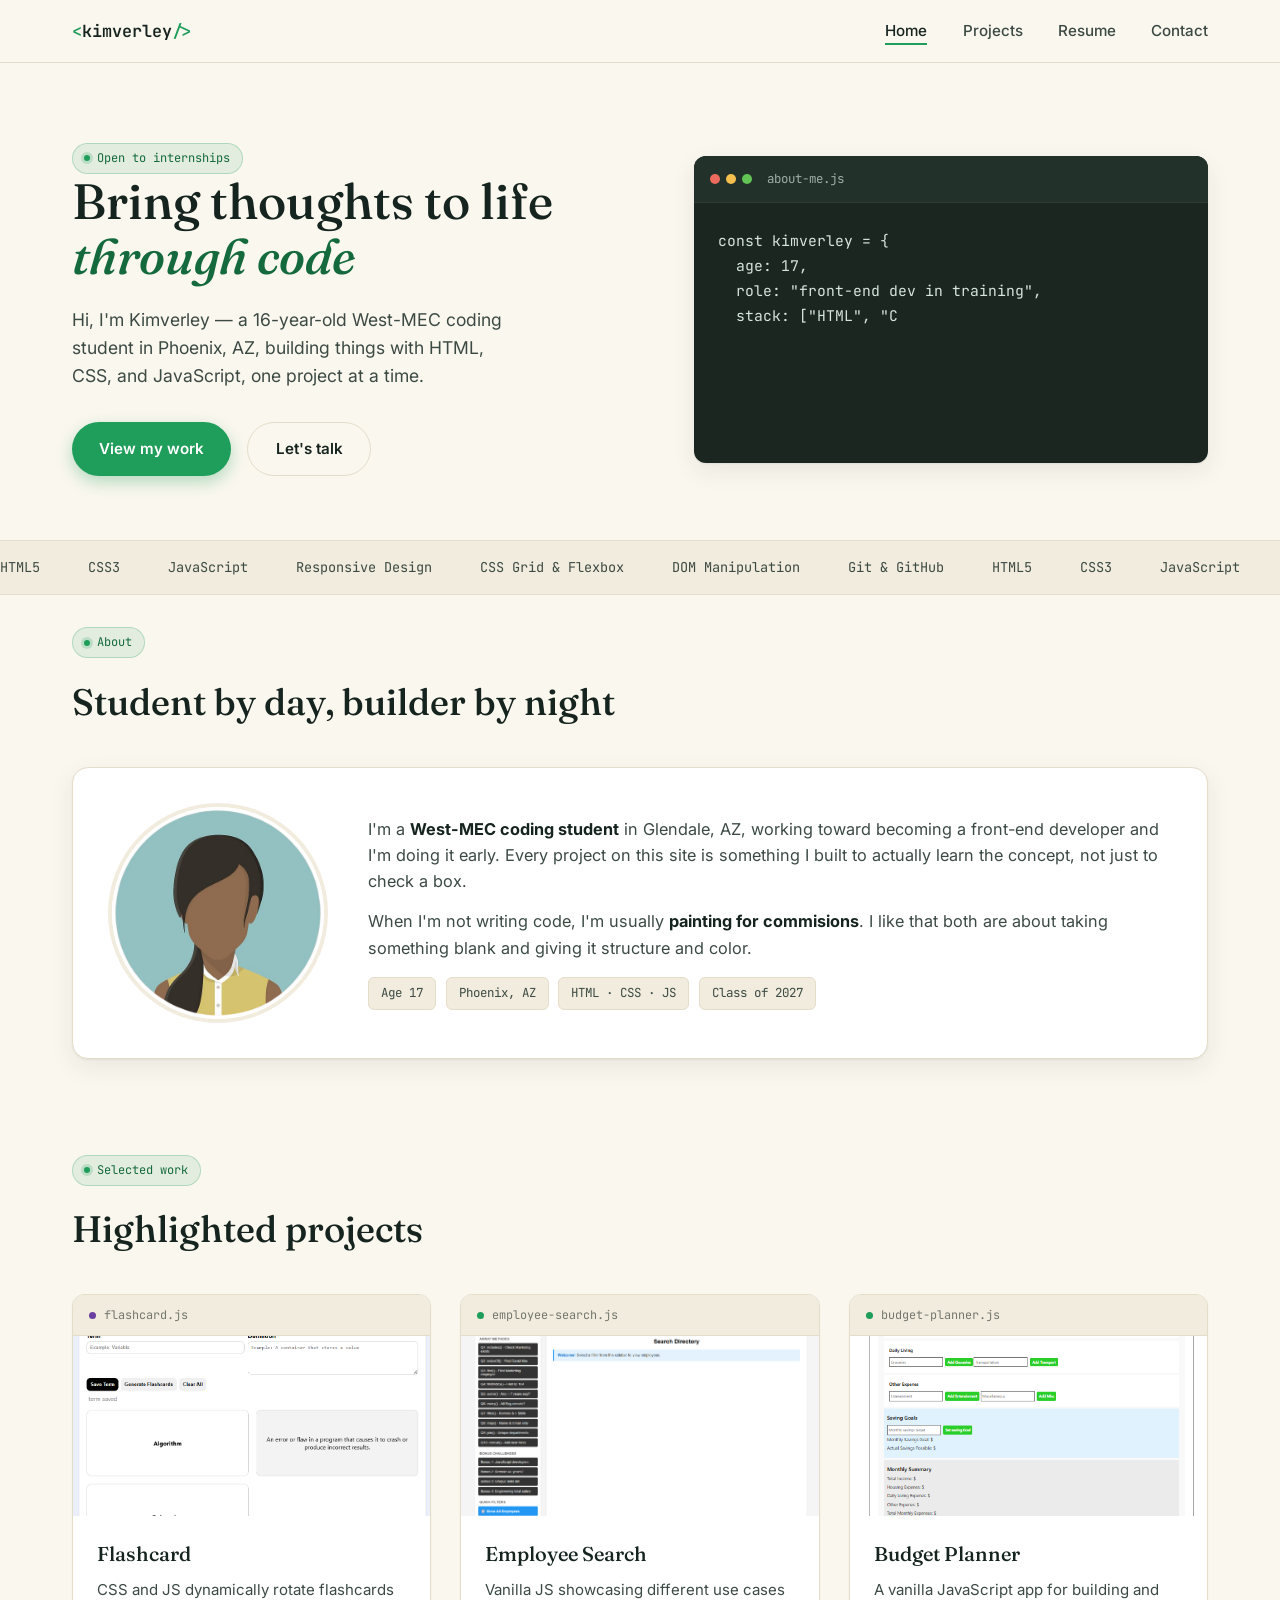
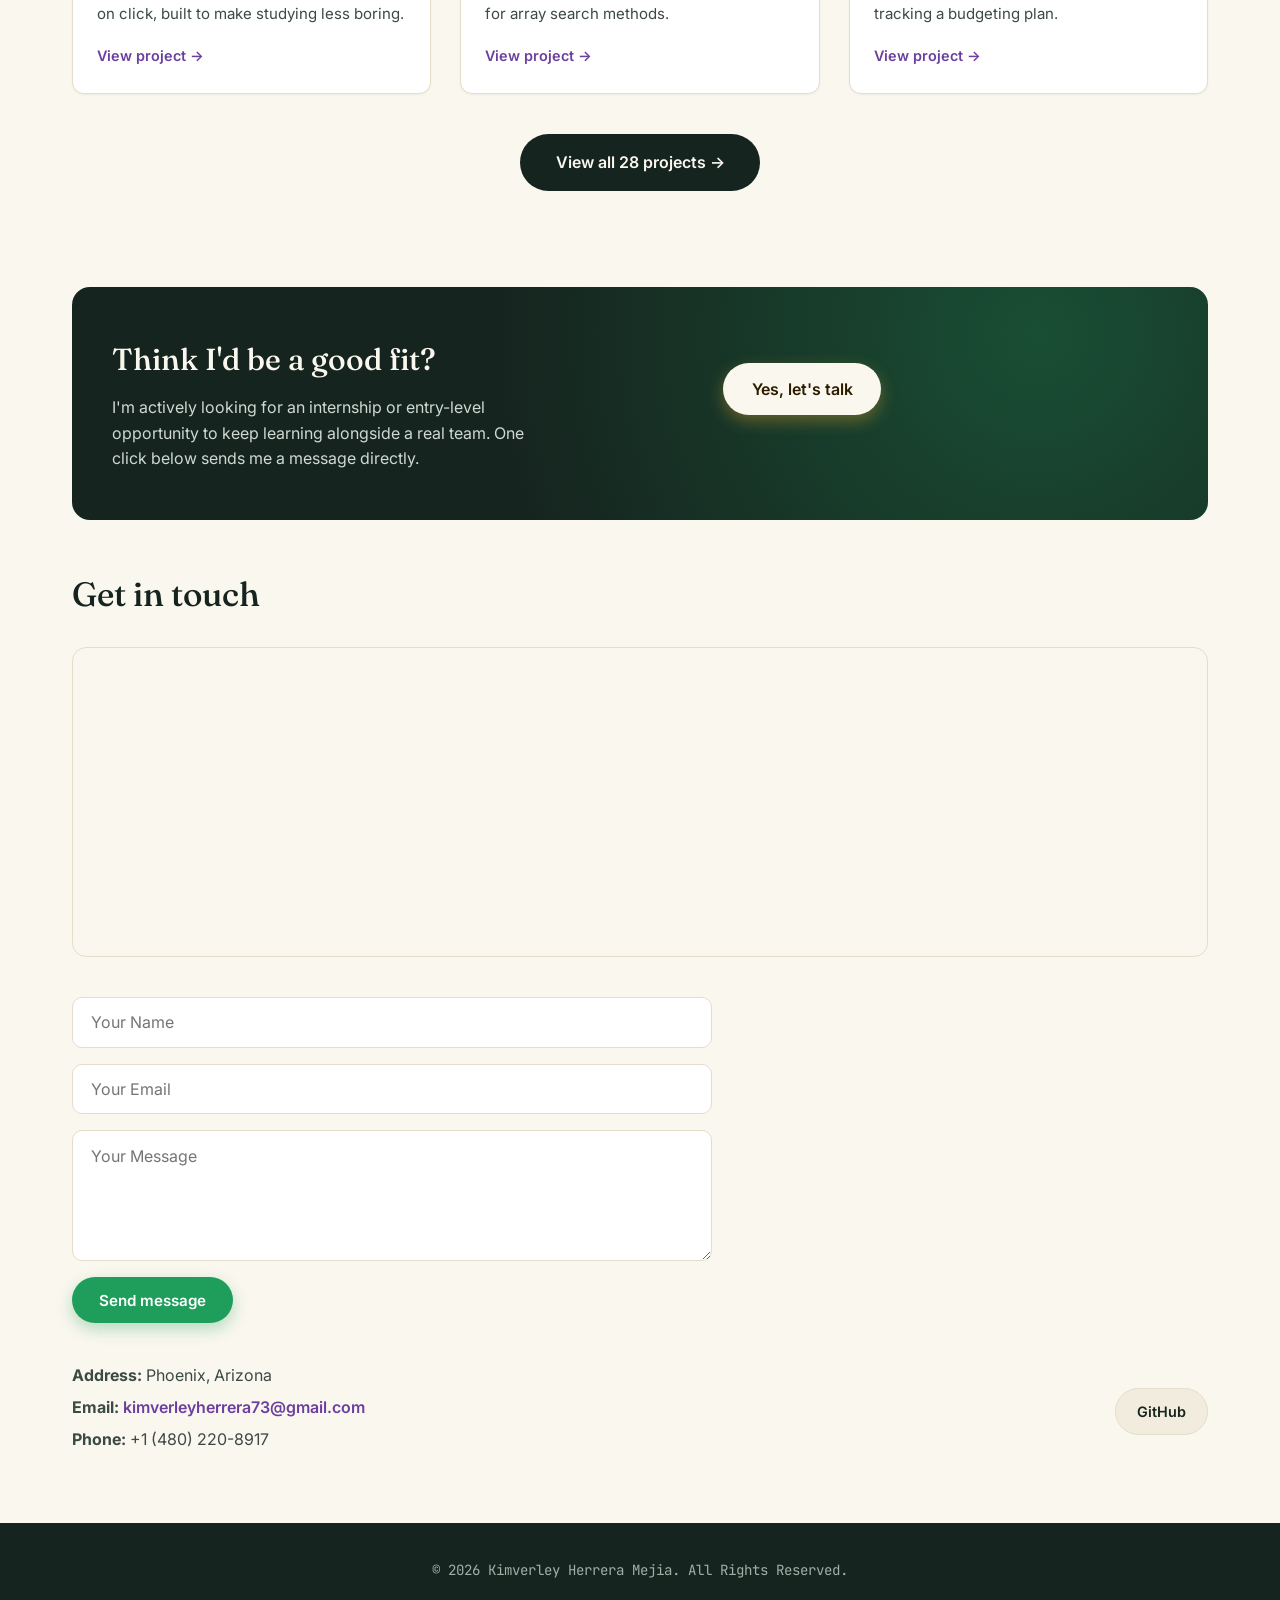
<file: index.html>
<!DOCTYPE html>
<html lang="en">
<head>
    <meta charset="UTF-8">
    <meta name="viewport" content="width=device-width, initial-scale=1.0">
    <title>Kimverley Herrera — Front-End Dev</title>
    <meta name="description" content="Kimverley Herrera is a 16-year-old West-MEC coding student in Phoenix, AZ building front-end projects with HTML, CSS, and JavaScript.">
    <link rel="stylesheet" href="style.css">
</head>
<body>
    <!-- NAVBAR -->
    <header class="navbar">
        <div class="nav">
            <div class="logo">kimverley</div>
            <ul class="menu">
                <li><a href="index.html">Home</a></li>
                <li><a href="project.html">Projects</a></li>
                <li><a href="resume.html">Resume</a></li>
                <li><a href="#contact">Contact</a></li>
            </ul>
        </div>
    </header>

    <!-- HERO -->
    <section id="home" class="hero">
        <div class="hero-content">
            <span class="eyebrow-tag"><span class="dot"></span>Open to internships</span>
            <h1>Bring thoughts to life <em>through code</em></h1>
            <p class="lede">Hi, I'm Kimverley — a 16-year-old West-MEC coding student in Phoenix, AZ, building things with HTML, CSS, and JavaScript, one project at a time.</p>
            <div class="hero-buttons">
                <a href="project.html" class="btn btn-solid">View my work</a>
                <a href="#contact" class="btn btn-line">Let's talk</a>
            </div>
        </div>

        <div class="editor-window">
            <div class="editor-topbar">
                <div class="editor-dots"><span></span><span></span><span></span></div>
                <span class="editor-filename">about-me.js</span>
            </div>
            <div class="editor-body" id="heroCode"></div>
        </div>
    </section>

    <div class="ticker-wrap" aria-hidden="true">
        <div class="ticker">
            <span>HTML5</span><span>CSS3</span><span>JavaScript</span><span>Responsive Design</span>
            <span>CSS Grid & Flexbox</span><span>DOM Manipulation</span><span>Git & GitHub</span>
            <span>HTML5</span><span>CSS3</span><span>JavaScript</span><span>Responsive Design</span>
            <span>CSS Grid & Flexbox</span><span>DOM Manipulation</span><span>Git & GitHub</span>
        </div>
    </div>

    <!-- ABOUT -->
    <section id="about" class="about">
        <div class="section-head">
            <span class="eyebrow-tag"><span class="dot"></span>About</span>
            <h2>Student by day, builder by night</h2>
        </div>
        <div class="about-card">
            <img src="image/profile.png" alt="Kimverley Herrera">
            <div class="about-copy">
                <p>I'm a <strong>West-MEC coding student</strong> in Glendale, AZ, working toward becoming a front-end developer and I'm doing it early. Every project on this site is something I built to actually learn the concept, not just to check a box.</p>
                <p>When I'm not writing code, I'm usually <strong>painting for commisions</strong>. I like that both are about taking something blank and giving it structure and color.</p>
                <div class="about-badges">
                    <span class="badge">Age 17</span>
                    <span class="badge">Phoenix, AZ</span>
                    <span class="badge">HTML · CSS · JS</span>
                    <span class="badge">Class of 2027</span>
                </div>
            </div>
        </div>
    </section>

    <!-- PROJECTS -->
    <section class="work-section">
        <div class="work-head">
            <div class="section-head" style="margin-bottom:0;">
                <span class="eyebrow-tag"><span class="dot"></span>Selected work</span>
                <h2>Highlighted projects</h2>
            </div>
        </div>
        <div class="highlighted-card" id="featuredGrid"></div>
        <div class="proj-btn-wrap">
            <a href="project.html" class="proj-btn">View all 28 projects →</a>
        </div>
    </section>

    <!-- CONTACT -->
    <section id="contact" class="contact">
        <div class="hire-banner">
            <div class="hire-copy">
                <h2>Think I'd be a good fit?</h2>
                <p>I'm actively looking for an internship or entry-level opportunity to keep learning alongside a real team. One click below sends me a message directly.</p>
            </div>
            <div class="hire-action">
                <button id="hireBtn" class="btn btn-citrus">Yes, let's talk</button>
                <span id="hireResponse" class="hire-response"></span>
            </div>
        </div>

        <h2 class="section-title">Get in touch</h2>
        <div class="map-container">
            <iframe
            src="https://www.google.com/maps/embed?pb=!1m18!1m12!1m3!1d3325.6709253397553!2d-112.29541422511411!3d33.5359404733558!2m3!1f0!2f0!3f0!3m2!1i1024!2i768!4f13.1!3m3!1m2!1s0x872b4104080e38d9%3A0x1fbd2919e78fa444!2sWest-MEC%20-%20Central%20Campus!5e0!3m2!1sen!2sus!4v1765909994743!5m2!1sen!2sus"
            width="100%"
            height="300"
            style="border:0;"
            allowfullscreen=""
            loading="lazy"
            referrerpolicy="no-referrer-when-downgrade">
            </iframe>
        </div>

        <form class="contact-form" action="https://formspree.io/f/YOUR_FORM_ID" method="POST">
            <input type="text" name="name" placeholder="Your Name" required>
            <input type="email" name="email" placeholder="Your Email" required>
            <textarea name="message" placeholder="Your Message" rows="5" required></textarea>
            <button class="btn btn-solid" type="submit">Send message</button>
        </form>

        <div class="contact-bottom">
            <div class="contact-info">
                <p><strong>Address:</strong> Phoenix, Arizona</p>
                <p><strong>Email:</strong> <a href="mailto:kimverleyherrera73@gmail.com">kimverleyherrera73@gmail.com</a></p>
                <p><strong>Phone:</strong> +1 (480) 220-8917</p>
            </div>
            <div class="social-icons">
                <a href="https://github.com/Kimverley" target="_blank" rel="noopener">GitHub</a>
            </div>
        </div>
    </section>

    <!-- FOOTER -->
    <footer>
        <p>&copy; 2026 Kimverley Herrera Mejia. All Rights Reserved.</p>
    </footer>

    <script src="script.js"></script>
</body>
</html>
</file>
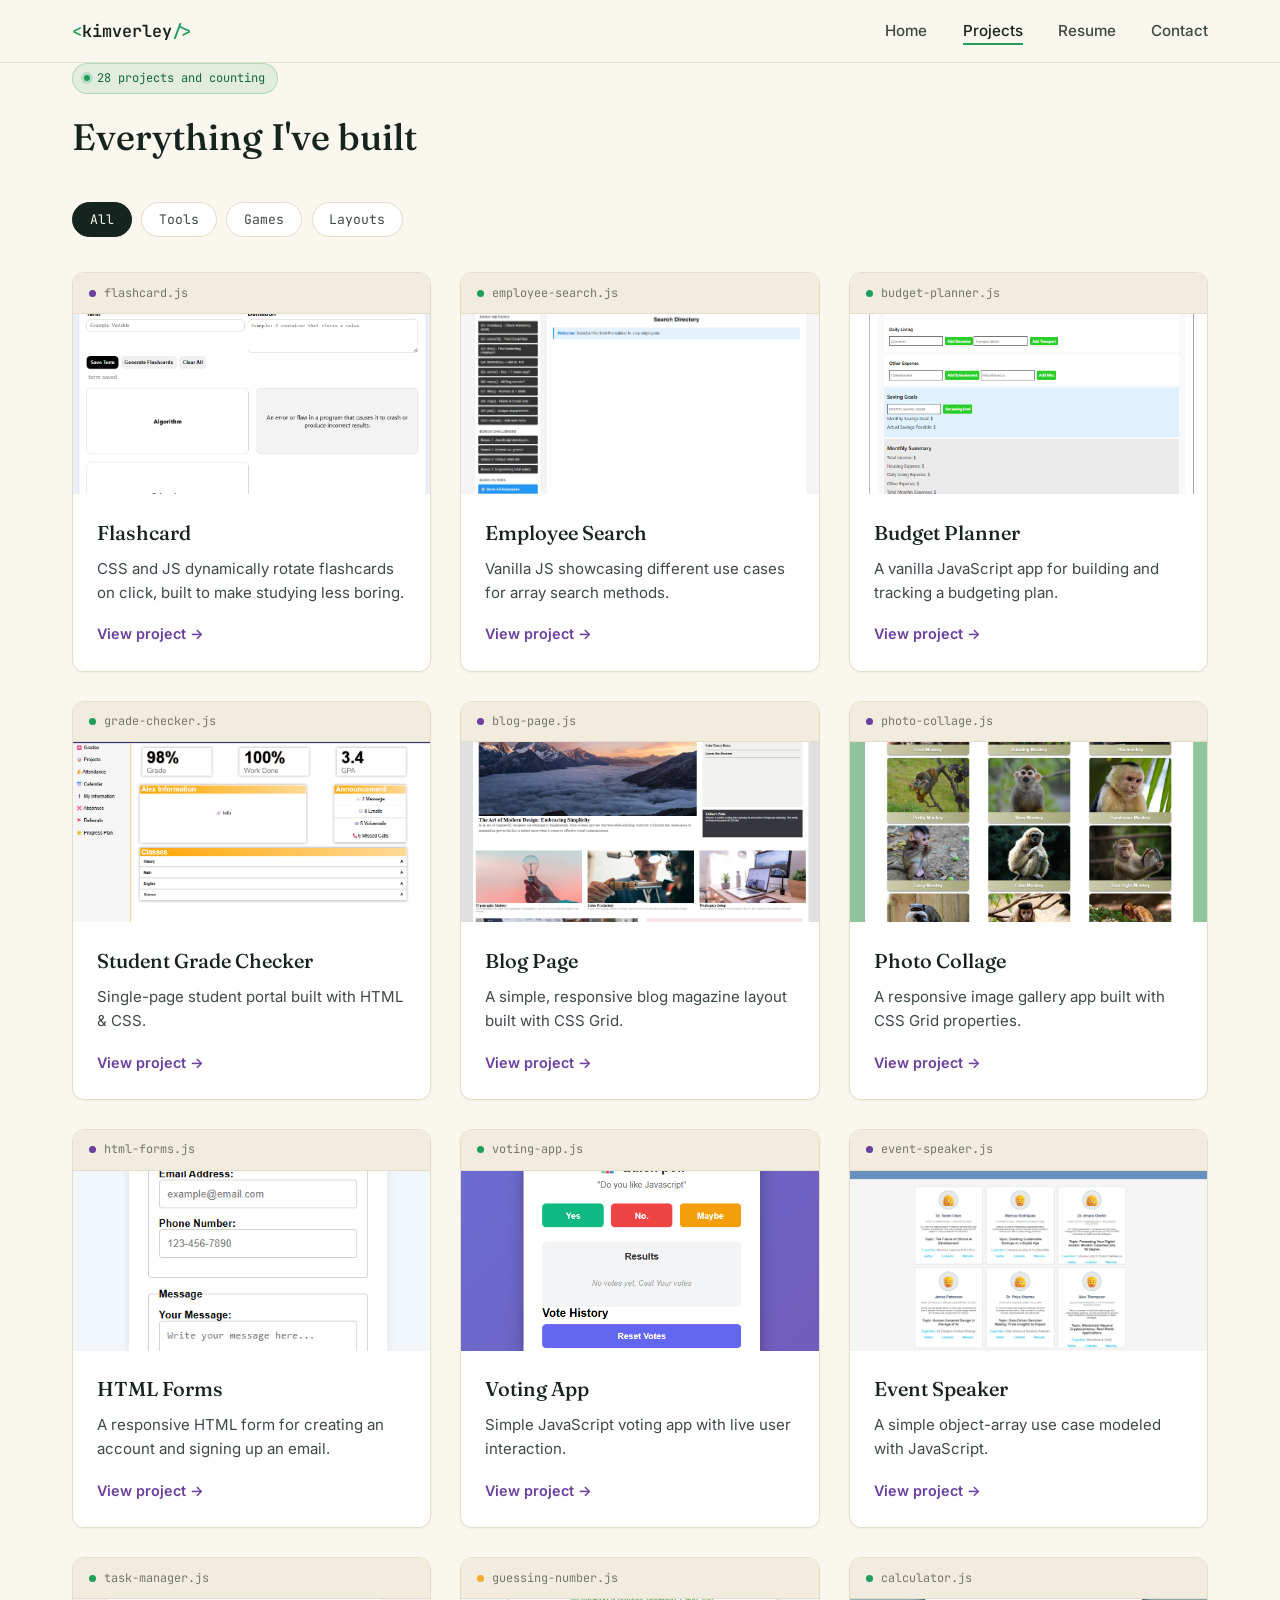
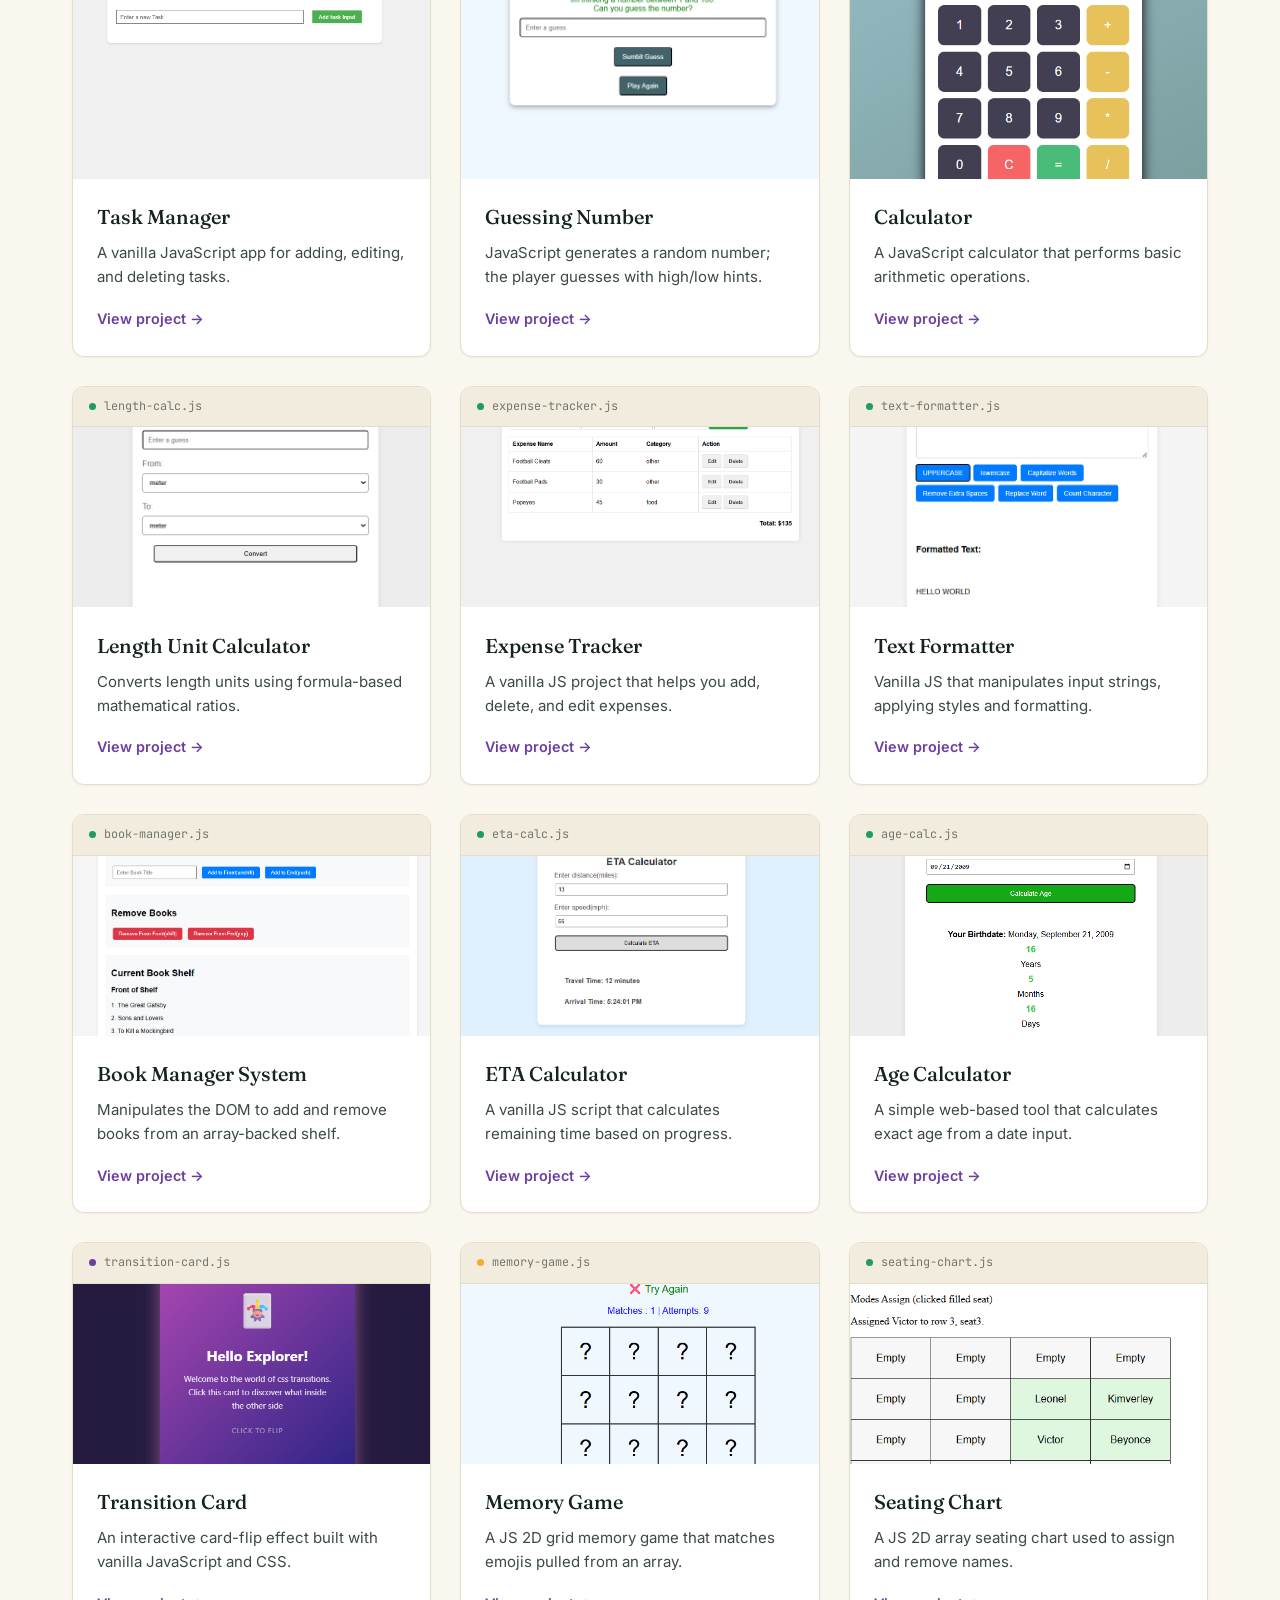
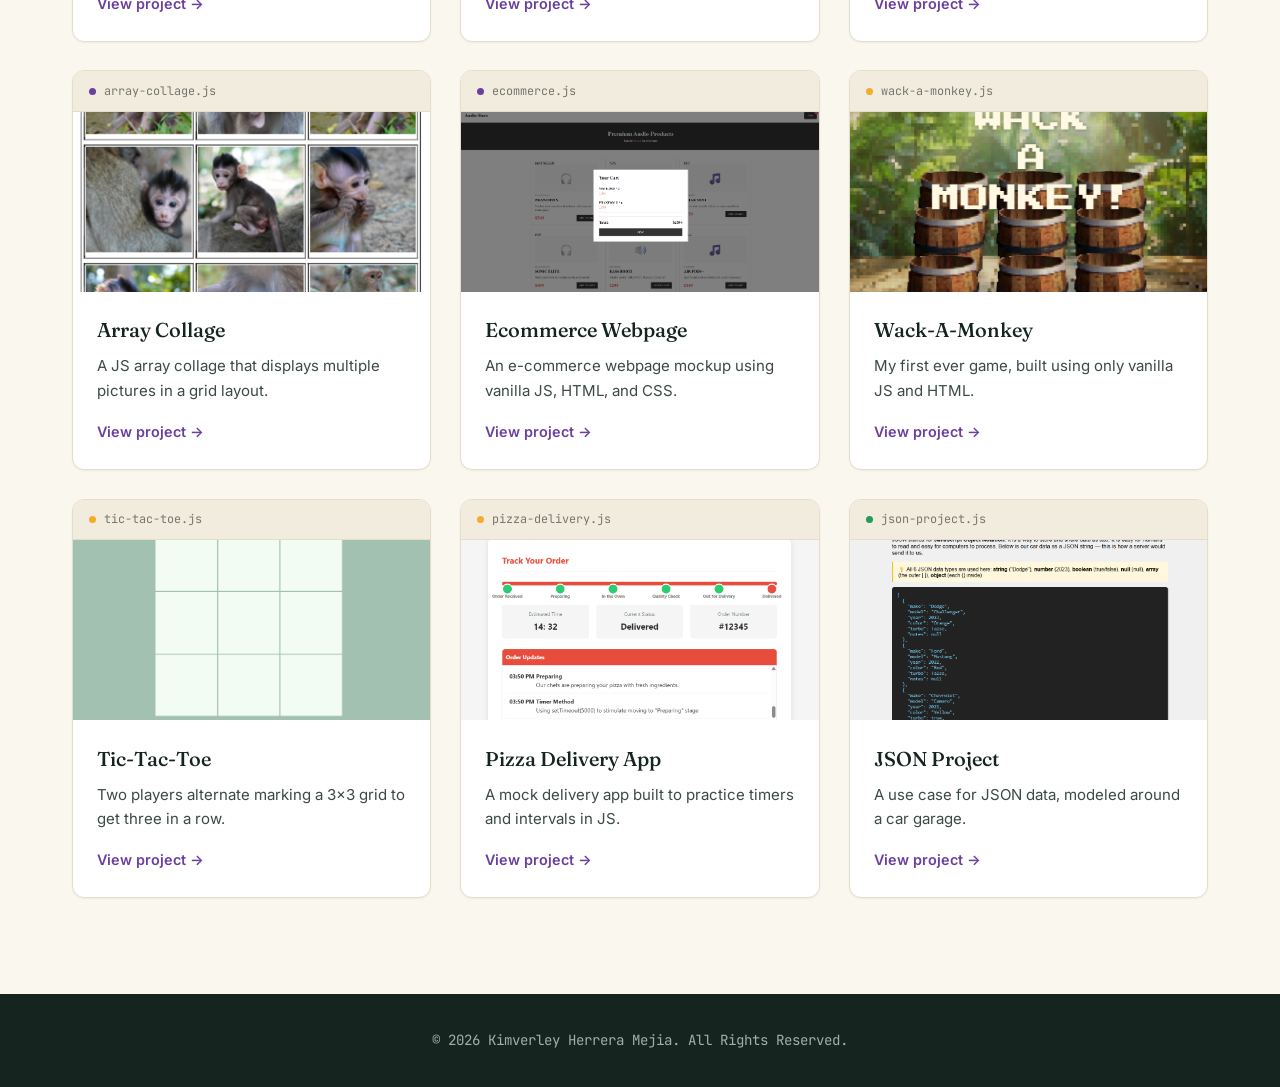
<file: project.html>
<!DOCTYPE html>
<html lang="en">
<head>
    <meta charset="UTF-8">
    <meta name="viewport" content="width=device-width, initial-scale=1.0">
    <title>Projects — Kimverley Herrera</title>
    <link rel="stylesheet" href="style.css">
</head>
<body>
    <header class="navbar">
        <div class="nav">
            <div class="logo">kimverley</div>
            <ul class="menu">
                <li><a href="index.html">Home</a></li>
                <li><a href="project.html">Projects</a></li>
                <li><a href="resume.html">Resume</a></li>
                <li><a href="index.html#contact">Contact</a></li>
            </ul>
        </div>
    </header>

    <section id="project" class="project">
        <div class="section-head">
            <span class="eyebrow-tag"><span class="dot"></span>28 projects and counting</span>
            <h2>Everything I've built</h2>
        </div>

        <div class="filter-row" role="group" aria-label="Filter projects by category">
            <button class="filter-pill active" data-category="all">All</button>
            <button class="filter-pill" data-category="tool">Tools</button>
            <button class="filter-pill" data-category="game">Games</button>
            <button class="filter-pill" data-category="layout">Layouts</button>
        </div>

        <div class="project-grid" id="allProjectsGrid"></div>
    </section>

    <footer>
        <p>&copy; 2026 Kimverley Herrera Mejia. All Rights Reserved.</p>
    </footer>

    <script src="script.js"></script>
</body>
</html>
</file>
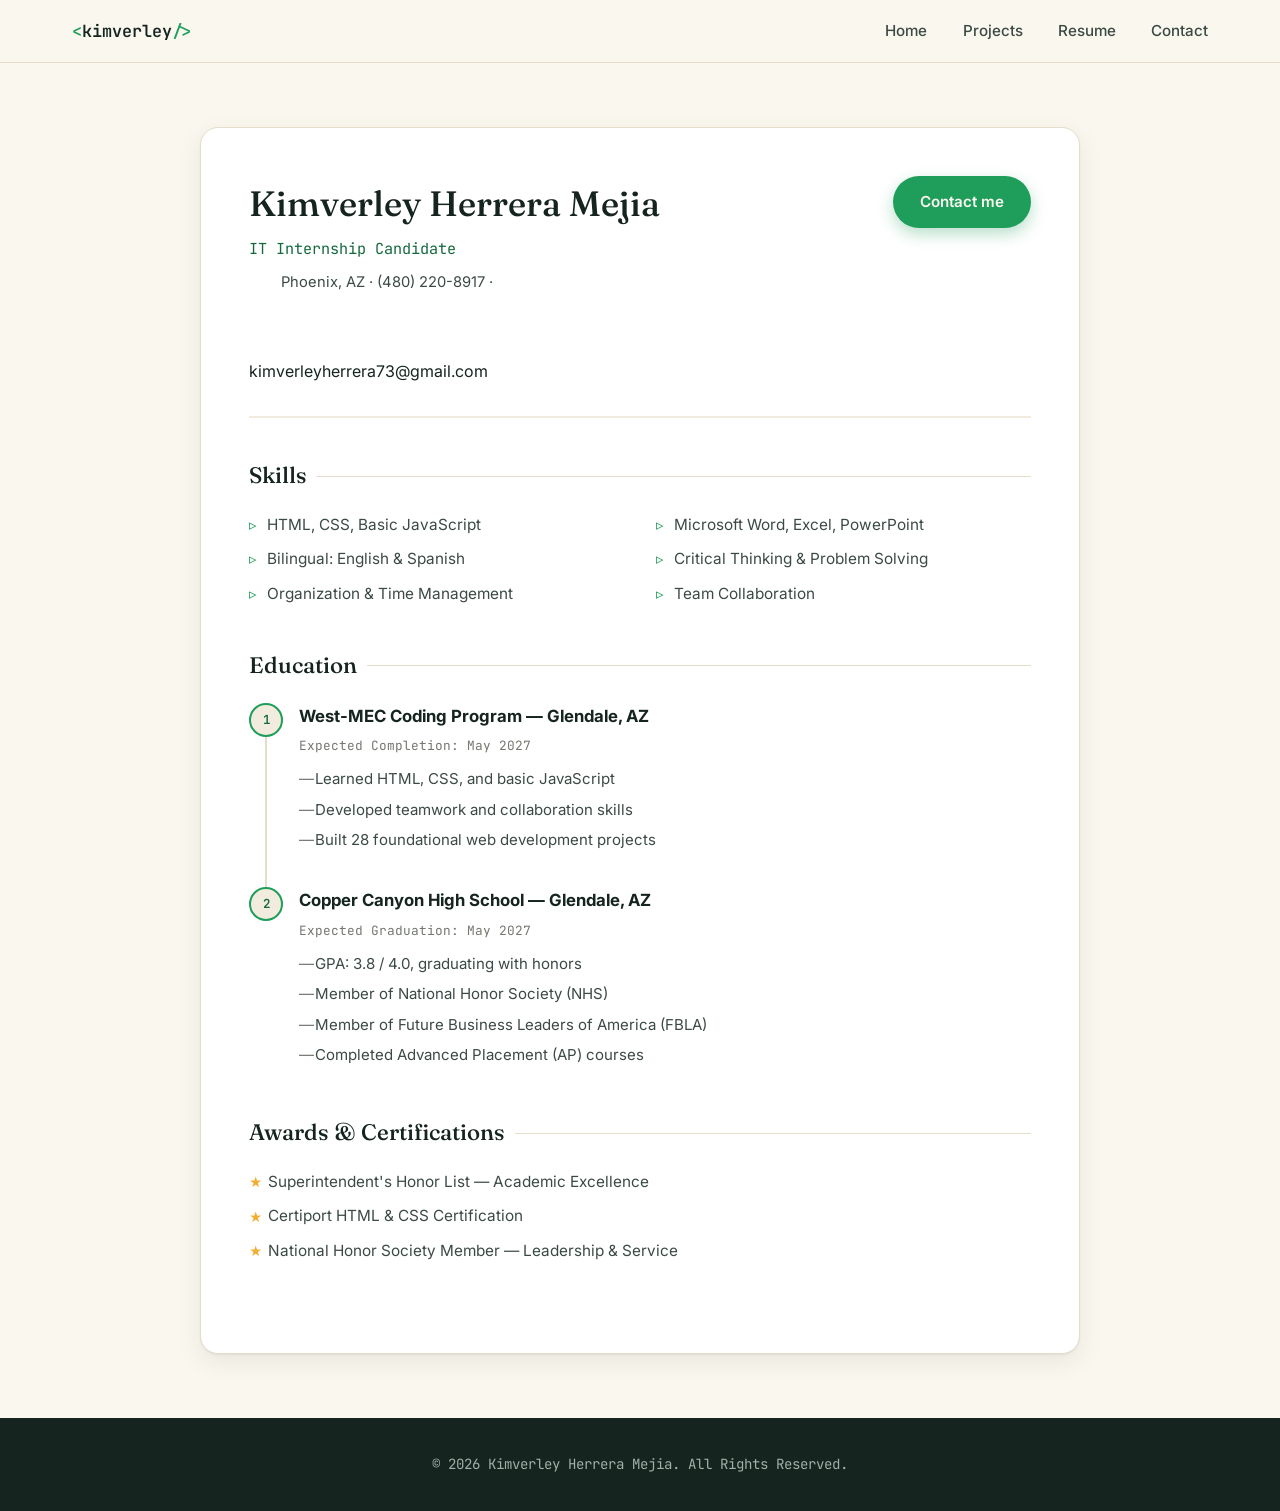
<file: resume.html>
<!DOCTYPE html>
<html lang="en">
<head>
  <meta charset="UTF-8" />
  <meta name="viewport" content="width=device-width, initial-scale=1.0"/>
  <title>Resume | Kimverley Herrera Mejia</title>
  <link rel="stylesheet" href="style.css" />
</head>
<body>
    <header class="navbar">
        <div class="nav">
            <div class="logo">kimverley</div>
            <ul class="menu">
                <li><a href="index.html">Home</a></li>
                <li><a href="project.html">Projects</a></li>
                <li><a href="resume.html">Resume</a></li>
                <li><a href="index.html#contact">Contact</a></li>
            </ul>
        </div>
    </header>

  <main class="resume-container">

    <header class="resume-header">
      <div>
        <h1>Kimverley Herrera Mejia</h1>
        <p class="title">IT Internship Candidate</p>
        <p class="contact">
          Phoenix, AZ · (480) 220-8917 ·
          <p>kimverleyherrera73@gmail.com</p>
        </p>
      </div>
      <a href="mailto:kimverleyherrera73@gmail.com?subject=Let's%20talk%20about%20an%20opportunity" class="btn btn-solid print-btn">Contact me</a>
    </header>

    <section>
      <h2>Skills</h2>
      <ul class="skills-list">
        <li>HTML, CSS, Basic JavaScript</li>
        <li>Microsoft Word, Excel, PowerPoint</li>
        <li>Bilingual: English & Spanish</li>
        <li>Critical Thinking & Problem Solving</li>
        <li>Organization & Time Management</li>
        <li>Team Collaboration</li>
      </ul>
    </section>

    <section>
      <h2>Education</h2>

      <div class="timeline-item">
        <div class="timeline-marker">1</div>
        <div>
          <h3>West-MEC Coding Program — Glendale, AZ</h3>
          <span class="date">Expected Completion: May 2027</span>
          <ul>
            <li>Learned HTML, CSS, and basic JavaScript</li>
            <li>Developed teamwork and collaboration skills</li>
            <li>Built 28 foundational web development projects</li>
          </ul>
        </div>
      </div>

      <div class="timeline-item">
        <div class="timeline-marker">2</div>
        <div>
          <h3>Copper Canyon High School — Glendale, AZ</h3>
          <span class="date">Expected Graduation: May 2027</span>
          <ul>
            <li>GPA: 3.8 / 4.0, graduating with honors</li>
            <li>Member of National Honor Society (NHS)</li>
            <li>Member of Future Business Leaders of America (FBLA)</li>
            <li>Completed Advanced Placement (AP) courses</li>
          </ul>
        </div>
      </div>
    </section>

    <section>
      <h2>Awards & Certifications</h2>
      <ul class="award-list">
        <li>Superintendent's Honor List — Academic Excellence</li>
        <li>Certiport HTML & CSS Certification</li>
        <li>National Honor Society Member — Leadership & Service</li>
      </ul>
    </section>

  </main>
  <footer>
        <p>&copy; 2026 Kimverley Herrera Mejia. All Rights Reserved.</p>
  </footer>
</body>
</html>
</file>
<file: style.css>
/* ==========================================================================
   Kimverley Herrera — Portfolio Design System
   Concept: a coder's notebook. The hero reads like an open code editor;
   accents throughout (tabs, dots, filenames) keep that thread going without
   repeating it as decoration on every section.
   ========================================================================== */

@import url('https://fonts.googleapis.com/css2?family=Fraunces:opsz,wght@9..144,400;9..144,500;9..144,600&family=Inter:wght@400;500;600;700&family=JetBrains+Mono:wght@400;500;600&display=swap');

:root {
  --ink: #16241f;
  --ink-soft: #3c4a44;
  --paper: #faf7ef;
  --paper-dim: #f1ecdd;
  --card: #ffffff;
  --green: #1f9d5a;
  --green-deep: #146a3d;
  --citrus: #f2ac2e;
  --plum: #6b3fa0;
  --line: #e4ddc9;
  --grey: #74776f;

  --serif: 'Fraunces', Georgia, serif;
  --mono: 'JetBrains Mono', 'Courier New', monospace;
  --sans: 'Inter', -apple-system, Segoe UI, sans-serif;

  --radius: 10px;
  --shadow: 0 1px 2px rgba(22, 36, 31, 0.06), 0 8px 24px rgba(22, 36, 31, 0.08);
}

* {
  margin: 0;
  padding: 0;
  box-sizing: border-box;
}

html {
  scroll-behavior: smooth;
}

body {
  background-color: var(--paper);
  color: var(--ink);
  font-family: var(--sans);
  line-height: 1.6;
  font-size: 16px;
}

a {
  text-decoration: none;
  color: inherit;
}

img {
  max-width: 100%;
  display: block;
}

ul {
  list-style: none;
}

::selection {
  background: var(--citrus);
  color: var(--ink);
}

:focus-visible {
  outline: 2px solid var(--green-deep);
  outline-offset: 3px;
}

.eyebrow-tag {
  font-family: var(--mono);
  font-size: 0.75rem;
  color: var(--green-deep);
  background: rgba(31, 157, 90, 0.1);
  border: 1px solid rgba(31, 157, 90, 0.25);
  padding: 0.3rem 0.7rem;
  border-radius: 999px;
  display: inline-flex;
  align-items: center;
  gap: 0.45rem;
}

.eyebrow-tag .dot {
  width: 6px;
  height: 6px;
  border-radius: 50%;
  background: var(--green);
  box-shadow: 0 0 0 3px rgba(31, 157, 90, 0.2);
}

/* ---------------- NAVBAR ---------------- */
.navbar {
  position: sticky;
  top: 0;
  background-color: rgba(250, 247, 239, 0.92);
  backdrop-filter: blur(8px);
  border-bottom: 1px solid var(--line);
  z-index: 1000;
}

.nav {
  max-width: 1200px;
  margin: auto;
  display: flex;
  justify-content: space-between;
  align-items: center;
  padding: 1.1rem 2rem;
}

.nav .logo {
  font-family: var(--mono);
  font-size: 1.05rem;
  font-weight: 600;
  color: var(--ink);
}

.nav .logo::before {
  content: '<';
  color: var(--green);
}

.nav .logo::after {
  content: '/>';
  color: var(--green);
}

.nav .menu {
  display: flex;
  gap: 2.2rem;
}

.nav .menu li a {
  font-weight: 500;
  font-size: 0.95rem;
  color: var(--ink-soft);
  position: relative;
  padding-bottom: 0.2rem;
}

.nav .menu li a::after {
  content: '';
  position: absolute;
  left: 0;
  bottom: -2px;
  width: 0;
  height: 2px;
  background: var(--green);
  transition: width 0.2s ease;
}

.nav .menu li a:hover,
.nav .menu li a.active {
  color: var(--ink);
}

.nav .menu li a:hover::after,
.nav .menu li a.active::after {
  width: 100%;
}

.nav-toggle {
  display: none;
}

/* ---------------- HERO ---------------- */
.hero {
  max-width: 1200px;
  margin: 0 auto;
  padding: 5rem 2rem 4rem;
  display: grid;
  grid-template-columns: 1.1fr 1fr;
  gap: 3.5rem;
  align-items: center;
}

.hero-content h1 {
  font-family: var(--serif);
  font-weight: 500;
  font-size: 3.1rem;
  line-height: 1.12;
  color: var(--ink);
  margin-bottom: 1.3rem;
}

.hero-content h1 em {
  font-style: italic;
  color: var(--green-deep);
}

.hero-content p.lede {
  font-size: 1.1rem;
  color: var(--ink-soft);
  max-width: 40ch;
  margin-bottom: 2rem;
}

.hero-buttons {
  display: flex;
  gap: 1rem;
  flex-wrap: wrap;
}

.btn {
  font-family: var(--sans);
  font-weight: 600;
  font-size: 0.95rem;
  padding: 0.85rem 1.7rem;
  border-radius: 999px;
  border: none;
  cursor: pointer;
  display: inline-flex;
  align-items: center;
  gap: 0.5rem;
  transition: transform 0.15s ease, box-shadow 0.15s ease;
}

.btn-solid {
  background-color: var(--green);
  color: #fff;
  box-shadow: 0 6px 16px rgba(31, 157, 90, 0.32);
}

.btn-solid:hover {
  transform: translateY(-2px);
  box-shadow: 0 10px 22px rgba(31, 157, 90, 0.4);
}

.btn-line {
  background: transparent;
  color: var(--ink);
  border: 1.5px solid var(--line);
}

.btn-line:hover {
  border-color: var(--ink);
  transform: translateY(-2px);
}

.btn-citrus {
  background-color: var(--paper);
  color: #2b1c00;
  box-shadow: 0 6px 16px rgba(242, 172, 46, 0.35);
}

.btn-citrus:hover {
  transform: translateY(-2px);
  box-shadow: 0 10px 22px rgba(242, 172, 46, 0.45);
}

/* editor window */
.editor-window {
  background: #1b2621;
  border-radius: 12px;
  box-shadow: var(--shadow);
  overflow: hidden;
  font-family: var(--mono);
}

.editor-topbar {
  display: flex;
  align-items: center;
  gap: 0.9rem;
  padding: 0.8rem 1rem;
  background: #223129;
  border-bottom: 1px solid #2c3c33;
}

.editor-dots {
  display: flex;
  gap: 0.4rem;
}

.editor-dots span {
  width: 10px;
  height: 10px;
  border-radius: 50%;
  display: block;
}

.editor-dots span:nth-child(1) { background: #ec6a5e; }
.editor-dots span:nth-child(2) { background: #f4bf4f; }
.editor-dots span:nth-child(3) { background: #61c454; }

.editor-filename {
  font-size: 0.78rem;
  color: #9fb0a6;
}

.editor-body {
  padding: 1.6rem 1.5rem 2rem;
  color: #d7e4dc;
  font-size: 0.92rem;
  line-height: 1.7;
  min-height: 260px;
  white-space: pre-wrap;
}

.editor-body .tok-key { color: #7dd3fc; }
.editor-body .tok-str { color: #f2ac2e; }
.editor-body .tok-num { color: #c792ea; }
.editor-body .tok-bool { color: #61c454; }
.editor-body .tok-punc { color: #9fb0a6; }
.editor-body .tok-com { color: #6c7a72; font-style: italic; }

.cursor-blink {
  display: inline-block;
  width: 8px;
  height: 1.05em;
  background: var(--green);
  vertical-align: text-bottom;
  animation: blink 1s step-end infinite;
}

@keyframes blink {
  50% { opacity: 0; }
}

/* skills ticker */
.ticker-wrap {
  border-top: 1px solid var(--line);
  border-bottom: 1px solid var(--line);
  background: var(--paper-dim);
  overflow: hidden;
  padding: 1rem 0;
}

.ticker {
  display: flex;
  width: max-content;
  gap: 3rem;
  animation: scroll-left 26s linear infinite;
}

.ticker span {
  font-family: var(--mono);
  font-size: 0.85rem;
  color: var(--ink-soft);
  white-space: nowrap;
}

@keyframes scroll-left {
  from { transform: translateX(0); }
  to { transform: translateX(-50%); }
}

@media (prefers-reduced-motion: reduce) {
  .ticker,
  .cursor-blink {
    animation: none;
  }
}

/* ---------------- ABOUT ---------------- */
.about {
  max-width: 1200px;
  margin: 2rem auto 6rem;
  padding: 0 2rem;
}

.section-head {
  margin-bottom: 2.2rem;
}

.section-head .eyebrow-tag {
  margin-bottom: 0.9rem;
}

.section-head h2 {
  font-family: var(--serif);
  font-weight: 500;
  font-size: 2.3rem;
  color: var(--ink);
}

.about-card {
  display: grid;
  grid-template-columns: 220px 1fr;
  gap: 2.5rem;
  align-items: center;
  background: var(--card);
  border: 1px solid var(--line);
  padding: 2.2rem;
  border-radius: 16px;
  box-shadow: var(--shadow);
}

.about-card img {
  width: 100%;
  aspect-ratio: 1;
  object-fit: cover;
  border-radius: 50%;
  border: 4px solid var(--paper-dim);
}

.about-copy p {
  color: var(--ink-soft);
  margin-bottom: 0.9rem;
  font-size: 1.02rem;
}

.about-copy p strong {
  color: var(--ink);
}

.about-badges {
  display: flex;
  flex-wrap: wrap;
  gap: 0.6rem;
  margin-top: 1rem;
}

.badge {
  font-family: var(--mono);
  font-size: 0.78rem;
  padding: 0.35rem 0.75rem;
  border-radius: 6px;
  background: var(--paper-dim);
  border: 1px solid var(--line);
  color: var(--ink-soft);
}

/* ---------------- PROJECTS ---------------- */
.work-section,
.project {
  max-width: 1200px;
  margin: 0 auto 6rem;
  padding: 0 2rem;
}

.work-head {
  display: flex;
  justify-content: space-between;
  align-items: flex-end;
  flex-wrap: wrap;
  gap: 1rem;
  margin-bottom: 2.2rem;
}

.filter-row {
  display: flex;
  gap: 0.6rem;
  flex-wrap: wrap;
  margin-bottom: 2.2rem;
}

.filter-pill {
  font-family: var(--mono);
  font-size: 0.82rem;
  padding: 0.5rem 1.05rem;
  border-radius: 999px;
  border: 1px solid var(--line);
  background: var(--card);
  color: var(--ink-soft);
  cursor: pointer;
  transition: all 0.15s ease;
}

.filter-pill:hover {
  border-color: var(--green);
  color: var(--green-deep);
}

.filter-pill.active {
  background: var(--ink);
  border-color: var(--ink);
  color: var(--paper);
}

.project-grid,
.highlighted-card {
  display: grid;
  grid-template-columns: repeat(auto-fit, minmax(280px, 1fr));
  gap: 1.8rem;
}

.project-card {
  background: var(--card);
  border: 1px solid var(--line);
  border-radius: 12px;
  overflow: hidden;
  box-shadow: 0 1px 2px rgba(22, 36, 31, 0.05);
  transition: transform 0.18s ease, box-shadow 0.18s ease, border-color 0.18s ease;
  display: flex;
  flex-direction: column;
}

.project-card:hover {
  transform: translateY(-4px);
  box-shadow: var(--shadow);
  border-color: var(--green);
}

.card-tab {
  display: flex;
  align-items: center;
  gap: 0.5rem;
  padding: 0.65rem 1rem;
  background: var(--paper-dim);
  border-bottom: 1px solid var(--line);
  font-family: var(--mono);
  font-size: 0.74rem;
  color: var(--grey);
}

.card-tab .file-dot {
  width: 7px;
  height: 7px;
  border-radius: 50%;
}

.project-card img {
  width: 100%;
  height: 180px;
  object-fit: cover;
}

.project-card .card-body {
  padding: 1.4rem 1.5rem 1.6rem;
  display: flex;
  flex-direction: column;
  flex: 1;
}

.project-card h3 {
  font-family: var(--serif);
  font-size: 1.25rem;
  font-weight: 500;
  color: var(--ink);
  margin-bottom: 0.5rem;
}

.project-card p {
  color: var(--ink-soft);
  font-size: 0.94rem;
  margin-bottom: 1.1rem;
  flex: 1;
}

.project-card .card-link {
  color: var(--plum);
  font-weight: 600;
  font-size: 0.9rem;
  display: inline-flex;
  align-items: center;
  gap: 0.35rem;
  width: fit-content;
}

.project-card .card-link:hover {
  text-decoration: underline;
}

.proj-btn {
  display: inline-flex;
  justify-content: center;
  align-items: center;
  gap: 0.5rem;
  text-align: center;
  padding: 1rem 2.2rem;
  border-radius: 999px;
  background-color: var(--ink);
  color: var(--paper);
  font-weight: 600;
  transition: all 0.2s ease;
  margin-top: 2.5rem;
}

.proj-btn:hover {
  background-color: var(--green-deep);
}

.proj-btn-wrap {
  text-align: center;
}

/* ---------------- HIRE CTA (contact) ---------------- */
.contact {
  max-width: 1200px;
  margin: 0 auto 4rem;
  padding: 0 2rem;
}

.hire-banner {
  background: var(--ink);
  color: var(--paper);
  border-radius: 18px;
  padding: 3rem 2.5rem;
  display: grid;
  grid-template-columns: 1.3fr 1fr;
  gap: 2rem;
  align-items: center;
  margin-bottom: 3rem;
  position: relative;
  overflow: hidden;
}

.hire-banner::before {
  content: '';
  position: absolute;
  inset: 0;
  background: radial-gradient(circle at 85% 20%, rgba(31, 157, 90, 0.35), transparent 55%);
  pointer-events: none;
}

.hire-copy {
  position: relative;
}

.hire-copy h2 {
  font-family: var(--serif);
  font-size: 1.9rem;
  font-weight: 500;
  margin-bottom: 0.7rem;
}

.hire-copy p {
  color: #cfd9d2;
  max-width: 42ch;
}

.hire-action {
  position: relative;
  display: flex;
  flex-direction: column;
  align-items: flex-start;
  gap: 0.8rem;
}

#hireBtn {
  font-size: 1rem;
  padding: 1rem 1.8rem;
}

.hire-response {
  font-family: var(--mono);
  font-size: 0.85rem;
  color: var(--citrus);
  min-height: 1.2em;
  opacity: 0;
  transform: translateY(4px);
  transition: opacity 0.25s ease, transform 0.25s ease;
}

.hire-response.show {
  opacity: 1;
  transform: translateY(0);
}

.contact h2.section-title {
  font-family: var(--serif);
  font-size: 2.1rem;
  font-weight: 500;
  margin-bottom: 1.6rem;
}

.map-container {
  border-radius: 14px;
  overflow: hidden;
  border: 1px solid var(--line);
  margin-bottom: 2.5rem;
}

.contact-form {
  display: flex;
  flex-direction: column;
  gap: 1rem;
  margin-bottom: 2.5rem;
  max-width: 640px;
}

.contact-form input,
.contact-form textarea {
  padding: 0.9rem 1.1rem;
  border-radius: 10px;
  border: 1.5px solid var(--line);
  outline: none;
  font-size: 1rem;
  font-family: var(--sans);
  background: var(--card);
  transition: border-color 0.15s ease;
}

.contact-form input:focus,
.contact-form textarea:focus {
  border-color: var(--green);
}

.contact-form button {
  width: fit-content;
}

.contact-bottom {
  display: flex;
  justify-content: space-between;
  align-items: center;
  flex-wrap: wrap;
  gap: 1.5rem;
}

.contact-info p {
  margin-bottom: 0.4rem;
  color: var(--ink-soft);
}

.contact-info a {
  color: var(--plum);
  font-weight: 600;
}

.social-icons {
  display: flex;
  gap: 0.8rem;
}

.social-icons a {
  padding: 0.7rem 1.3rem;
  color: var(--ink);
  background-color: var(--paper-dim);
  border: 1px solid var(--line);
  border-radius: 999px;
  font-weight: 600;
  font-size: 0.9rem;
  transition: all 0.15s ease;
}

.social-icons a:hover {
  background-color: var(--ink);
  color: var(--paper);
}

/* ---------------- FOOTER ---------------- */
footer {
  text-align: center;
  padding: 2.2rem;
  background-color: var(--ink);
  color: #9fb0a6;
}

footer p {
  font-size: 0.88rem;
  font-family: var(--mono);
}

/* ---------------- RESUME ---------------- */
.resume-container {
  max-width: 880px;
  margin: 4rem auto;
  padding: 3rem;
  background-color: var(--card);
  border-radius: 18px;
  border: 1px solid var(--line);
  box-shadow: var(--shadow);
}

.resume-header {
  display: flex;
  justify-content: space-between;
  align-items: flex-start;
  flex-wrap: wrap;
  gap: 1.5rem;
  border-bottom: 2px solid var(--paper-dim);
  padding-bottom: 2rem;
  margin-bottom: 2.5rem;
}

.resume-header h1 {
  font-family: var(--serif);
  font-size: 2.2rem;
  font-weight: 500;
  color: var(--ink);
  margin-bottom: 0.3rem;
}

.resume-header .title {
  font-family: var(--mono);
  font-size: 0.95rem;
  color: var(--green-deep);
}

.resume-header .contact {
  font-size: 0.92rem;
  color: var(--ink-soft);
  margin-top: 0.6rem;
}

.resume-header a {
  color: var(--paper);
  font-weight: 600;
}

.resume-header .print-btn {
  align-self: flex-start;
}

.resume-container section {
  margin-bottom: 2.6rem;
}

.resume-container section h2 {
  font-family: var(--serif);
  font-size: 1.4rem;
  font-weight: 500;
  margin-bottom: 1.2rem;
  color: var(--ink);
  display: flex;
  align-items: center;
  gap: 0.6rem;
}

.resume-container section h2::after {
  content: '';
  flex: 1;
  height: 1px;
  background: var(--line);
}

.skills-list {
  display: grid;
  grid-template-columns: repeat(2, 1fr);
  gap: 0.6rem 2rem;
}

.skills-list li {
  color: var(--ink-soft);
  font-size: 0.96rem;
  padding-left: 1.1rem;
  position: relative;
}

.skills-list li::before {
  content: '▹';
  position: absolute;
  left: 0;
  color: var(--green);
}

.timeline-item {
  display: grid;
  grid-template-columns: 34px 1fr;
  gap: 1rem;
  padding-bottom: 1.8rem;
  position: relative;
}

.timeline-item:last-child {
  padding-bottom: 0;
}

.timeline-marker {
  width: 34px;
  height: 34px;
  border-radius: 50%;
  background: var(--paper-dim);
  border: 2px solid var(--green);
  color: var(--green-deep);
  font-family: var(--mono);
  font-size: 0.78rem;
  font-weight: 600;
  display: flex;
  align-items: center;
  justify-content: center;
  position: relative;
  z-index: 1;
}

.timeline-item:not(:last-child)::before {
  content: '';
  position: absolute;
  top: 34px;
  left: 16px;
  bottom: 0;
  width: 1.5px;
  background: var(--line);
}

.timeline-item h3 {
  font-size: 1.05rem;
  color: var(--ink);
  margin-bottom: 0.15rem;
}

.timeline-item .date {
  font-family: var(--mono);
  font-size: 0.8rem;
  color: var(--grey);
}

.timeline-item ul {
  margin-top: 0.6rem;
}

.timeline-item li {
  color: var(--ink-soft);
  font-size: 0.94rem;
  margin-bottom: 0.4rem;
  padding-left: 1rem;
  position: relative;
}

.timeline-item li::before {
  content: '—';
  position: absolute;
  left: 0;
  color: var(--grey);
}

.award-list li {
  color: var(--ink-soft);
  font-size: 0.96rem;
  margin-bottom: 0.6rem;
  padding-left: 1.2rem;
  position: relative;
}

.award-list li::before {
  content: '★';
  position: absolute;
  left: 0;
  color: var(--citrus);
  font-size: 0.8rem;
  top: 0.2rem;
}

/* ---------------- RESPONSIVE ---------------- */
@media (max-width: 860px) {
  .hero {
    grid-template-columns: 1fr;
    padding-top: 3rem;
  }

  .hero-content h1 {
    font-size: 2.4rem;
  }

  .about-card {
    grid-template-columns: 1fr;
    text-align: center;
    justify-items: center;
  }

  .about-card img {
    width: 160px;
  }

  .hire-banner {
    grid-template-columns: 1fr;
  }

  .resume-header {
    flex-direction: column;
  }
}

@media (max-width: 768px) {
  .nav {
    flex-direction: column;
    gap: 1rem;
    padding: 1rem;
  }

  .nav .menu {
    gap: 1.2rem;
  }

  .skills-list {
    grid-template-columns: 1fr;
  }
}

@media (max-width: 480px) {
  .hero-content h1 {
    font-size: 1.9rem;
  }

  .resume-container {
    padding: 1.8rem;
    margin: 2rem 1rem;
  }

  .about-card {
    padding: 1.6rem;
  }
}
</file>
